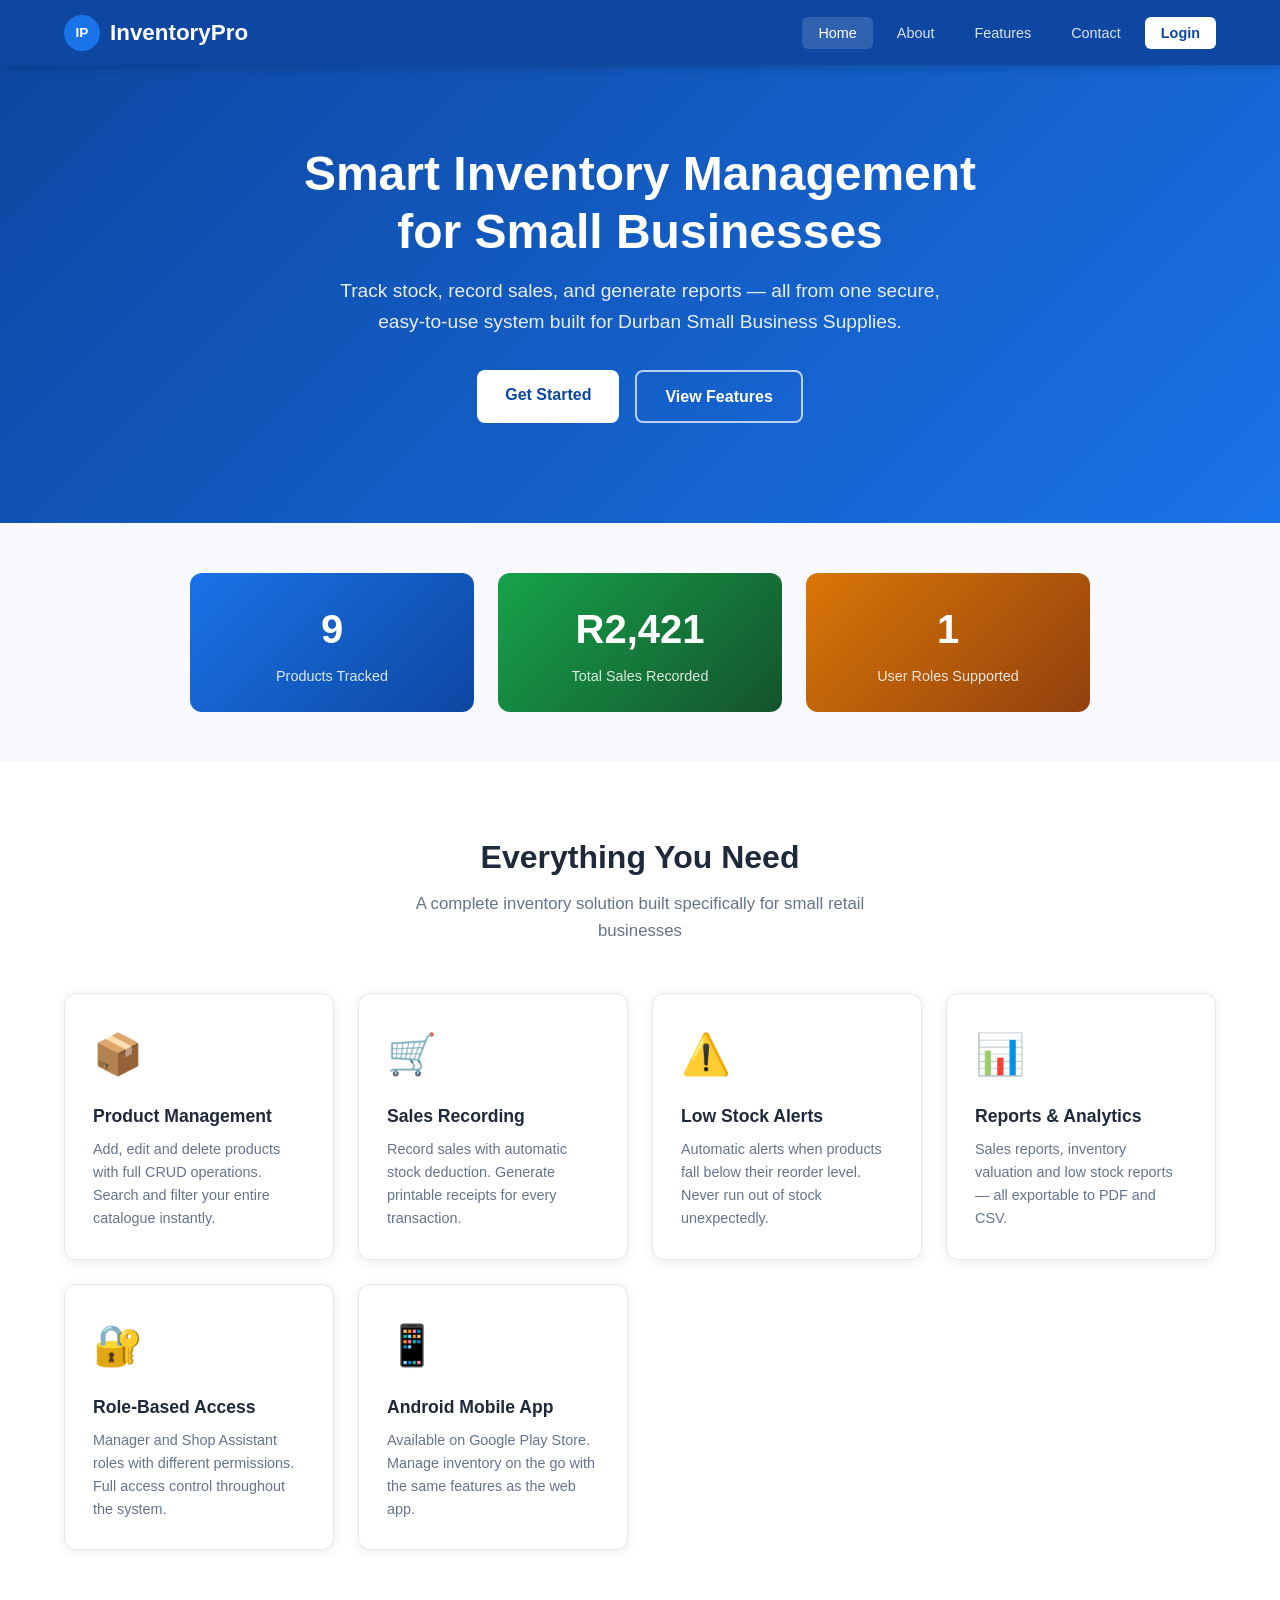
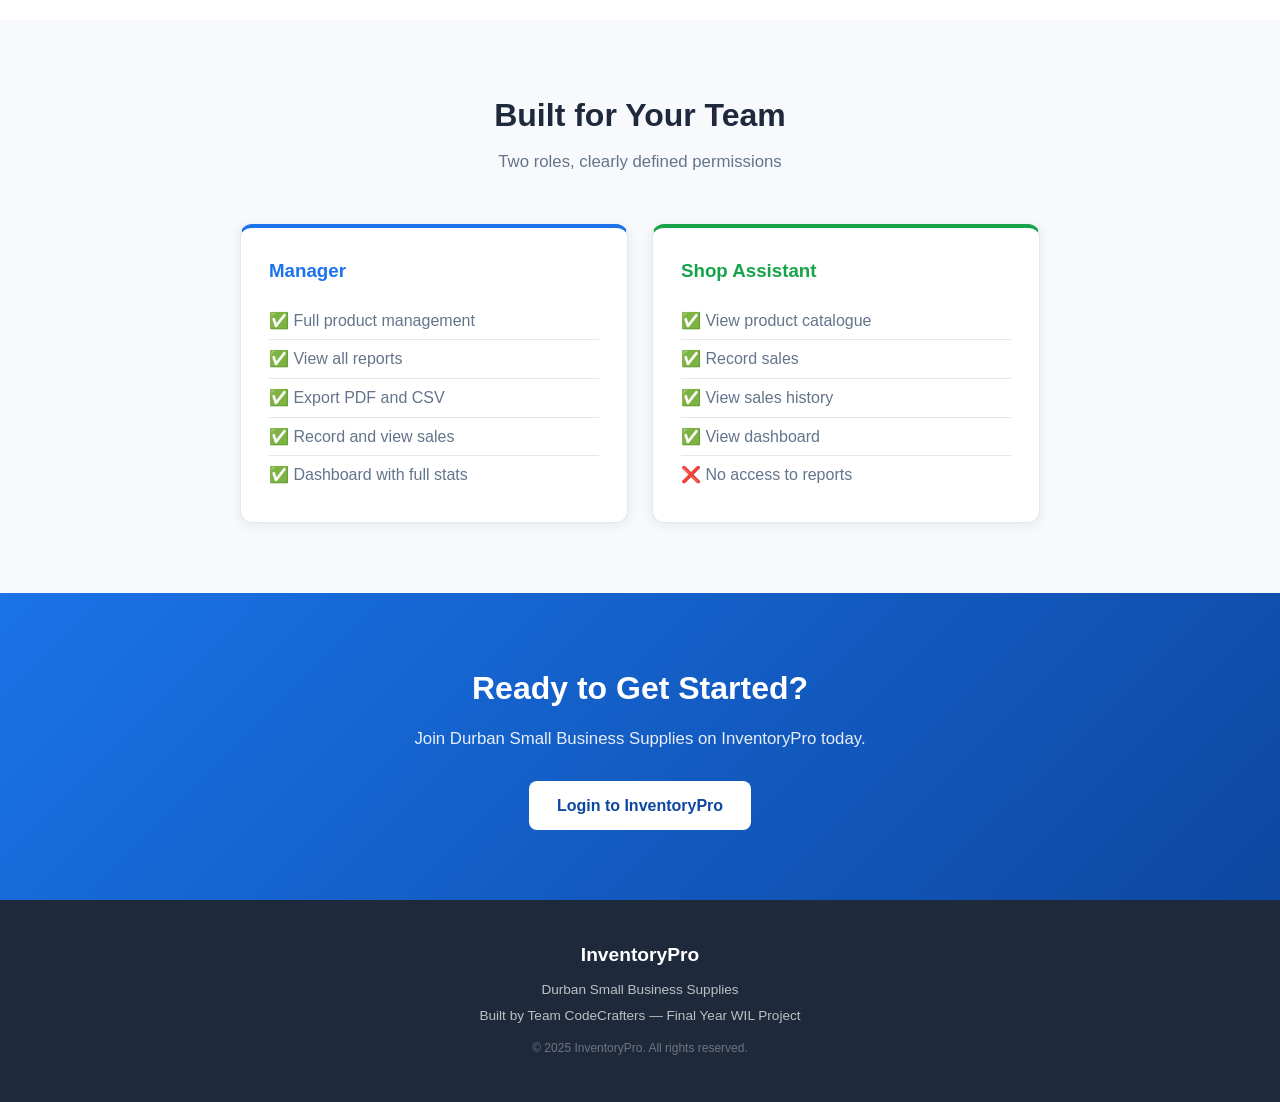
<file: docs/index.html>
﻿<!DOCTYPE html>
<html lang="en">
<head>
    <meta charset="UTF-8">
    <meta name="viewport" content="width=device-width, initial-scale=1.0">
    <title>InventoryPro — Smart Inventory Management</title>
    <link rel="stylesheet" href="css/style.css">
</head>
<body>

    <!-- Navigation -->
    <nav>
        <a href="index.html" class="nav-brand">
            <div class="logo-circle">IP</div>
            InventoryPro
        </a>
        <ul class="nav-links">
            <li><a href="index.html" class="active">Home</a></li>
            <li><a href="about.html">About</a></li>
            <li><a href="features.html">Features</a></li>
            <li><a href="contact.html">Contact</a></li>
            <li><a href="login.html" class="nav-cta">Login</a></li>
        </ul>
    </nav>

    <!-- Hero -->
    <section class="hero">
        <h1>Smart Inventory Management<br>for Small Businesses</h1>
        <p>
            Track stock, record sales, and generate reports — all from one secure,
            easy-to-use system built for Durban Small Business Supplies.
        </p>
        <div class="hero-buttons">
            <a href="login.html" class="btn btn-primary">Get Started</a>
            <a href="features.html" class="btn btn-outline">View Features</a>
        </div>
    </section>

    <!-- Stats -->
    <section style="background: var(--light); padding: 50px 5%;">
        <div class="grid-3" style="max-width: 900px; margin: 0 auto;">
            <div class="stat-card" style="background: linear-gradient(135deg,#1A73E8,#0D47A1);">
                <div class="stat-number" data-target="10">0</div>
                <div class="stat-label">Products Tracked</div>
            </div>
            <div class="stat-card" style="background: linear-gradient(135deg,#16A34A,#14532D);">
                <div class="stat-number" data-prefix="R" data-target="2580">0</div>
                <div class="stat-label">Total Sales Recorded</div>
            </div>
            <div class="stat-card" style="background: linear-gradient(135deg,#D97706,#92400E);">
                <div class="stat-number" data-target="2">0</div>
                <div class="stat-label">User Roles Supported</div>
            </div>
        </div>
    </section>

    <!-- Features overview -->
    <section>
        <div class="section-title">
            <h2>Everything You Need</h2>
            <p>A complete inventory solution built specifically for small retail businesses</p>
        </div>
        <div class="grid-3">
            <div class="card">
                <div class="feature-icon">📦</div>
                <div class="feature-title">Product Management</div>
                <div class="feature-desc">
                    Add, edit and delete products with full CRUD
                    operations. Search and filter your entire catalogue instantly.
                </div>
            </div>
            <div class="card">
                <div class="feature-icon">🛒</div>
                <div class="feature-title">Sales Recording</div>
                <div class="feature-desc">
                    Record sales with automatic stock deduction.
                    Generate printable receipts for every transaction.
                </div>
            </div>
            <div class="card">
                <div class="feature-icon">⚠️</div>
                <div class="feature-title">Low Stock Alerts</div>
                <div class="feature-desc">
                    Automatic alerts when products fall below their
                    reorder level. Never run out of stock unexpectedly.
                </div>
            </div>
            <div class="card">
                <div class="feature-icon">📊</div>
                <div class="feature-title">Reports & Analytics</div>
                <div class="feature-desc">
                    Sales reports, inventory valuation and low stock
                    reports — all exportable to PDF and CSV.
                </div>
            </div>
            <div class="card">
                <div class="feature-icon">🔐</div>
                <div class="feature-title">Role-Based Access</div>
                <div class="feature-desc">
                    Manager and Shop Assistant roles with different
                    permissions. Full access control throughout the system.
                </div>
            </div>
            <div class="card">
                <div class="feature-icon">📱</div>
                <div class="feature-title">Android Mobile App</div>
                <div class="feature-desc">
                    Available on Google Play Store. Manage inventory
                    on the go with the same features as the web app.
                </div>
            </div>
        </div>
    </section>

    <!-- Roles section -->
    <section style="background: var(--light);">
        <div class="section-title">
            <h2>Built for Your Team</h2>
            <p>Two roles, clearly defined permissions</p>
        </div>
        <div class="grid-2" style="max-width: 800px; margin: 0 auto;">
            <div class="card" style="border-top: 4px solid var(--primary);">
                <h3 style="color:var(--primary); margin-bottom:16px;">Manager</h3>
                <ul style="list-style:none; color:var(--gray);">
                    <li style="padding:6px 0; border-bottom:1px solid var(--border);">
                        ✅ Full product management
                    </li>
                    <li style="padding:6px 0; border-bottom:1px solid var(--border);">
                        ✅ View all reports
                    </li>
                    <li style="padding:6px 0; border-bottom:1px solid var(--border);">
                        ✅ Export PDF and CSV
                    </li>
                    <li style="padding:6px 0; border-bottom:1px solid var(--border);">
                        ✅ Record and view sales
                    </li>
                    <li style="padding:6px 0;">
                        ✅ Dashboard with full stats
                    </li>
                </ul>
            </div>
            <div class="card" style="border-top: 4px solid var(--success);">
                <h3 style="color:var(--success); margin-bottom:16px;">Shop Assistant</h3>
                <ul style="list-style:none; color:var(--gray);">
                    <li style="padding:6px 0; border-bottom:1px solid var(--border);">
                        ✅ View product catalogue
                    </li>
                    <li style="padding:6px 0; border-bottom:1px solid var(--border);">
                        ✅ Record sales
                    </li>
                    <li style="padding:6px 0; border-bottom:1px solid var(--border);">
                        ✅ View sales history
                    </li>
                    <li style="padding:6px 0; border-bottom:1px solid var(--border);">
                        ✅ View dashboard
                    </li>
                    <li style="padding:6px 0;">
                        ❌ No access to reports
                    </li>
                </ul>
            </div>
        </div>
    </section>

    <!-- CTA -->
    <section style="text-align:center; background:linear-gradient(135deg,#1A73E8,#0D47A1);
     color:white; padding:70px 5%;">
        <h2 style="font-size:2rem; margin-bottom:12px;">Ready to Get Started?</h2>
        <p style="opacity:0.9; margin-bottom:28px; font-size:1.05rem;">
            Join Durban Small Business Supplies on InventoryPro today.
        </p>
        <a href="login.html" class="btn btn-primary">Login to InventoryPro</a>
    </section>

    <!-- Footer -->
    <footer>
        <div class="footer-brand">InventoryPro</div>
        <p>Durban Small Business Supplies</p>
        <p>Built by Team CodeCrafters — Final Year WIL Project</p>
        <p style="margin-top:12px; font-size:0.75rem; opacity:0.5;">
            © 2025 InventoryPro. All rights reserved.
        </p>
    </footer>

    <script src="js/main.js"></script>
</body>
</html>
</file>
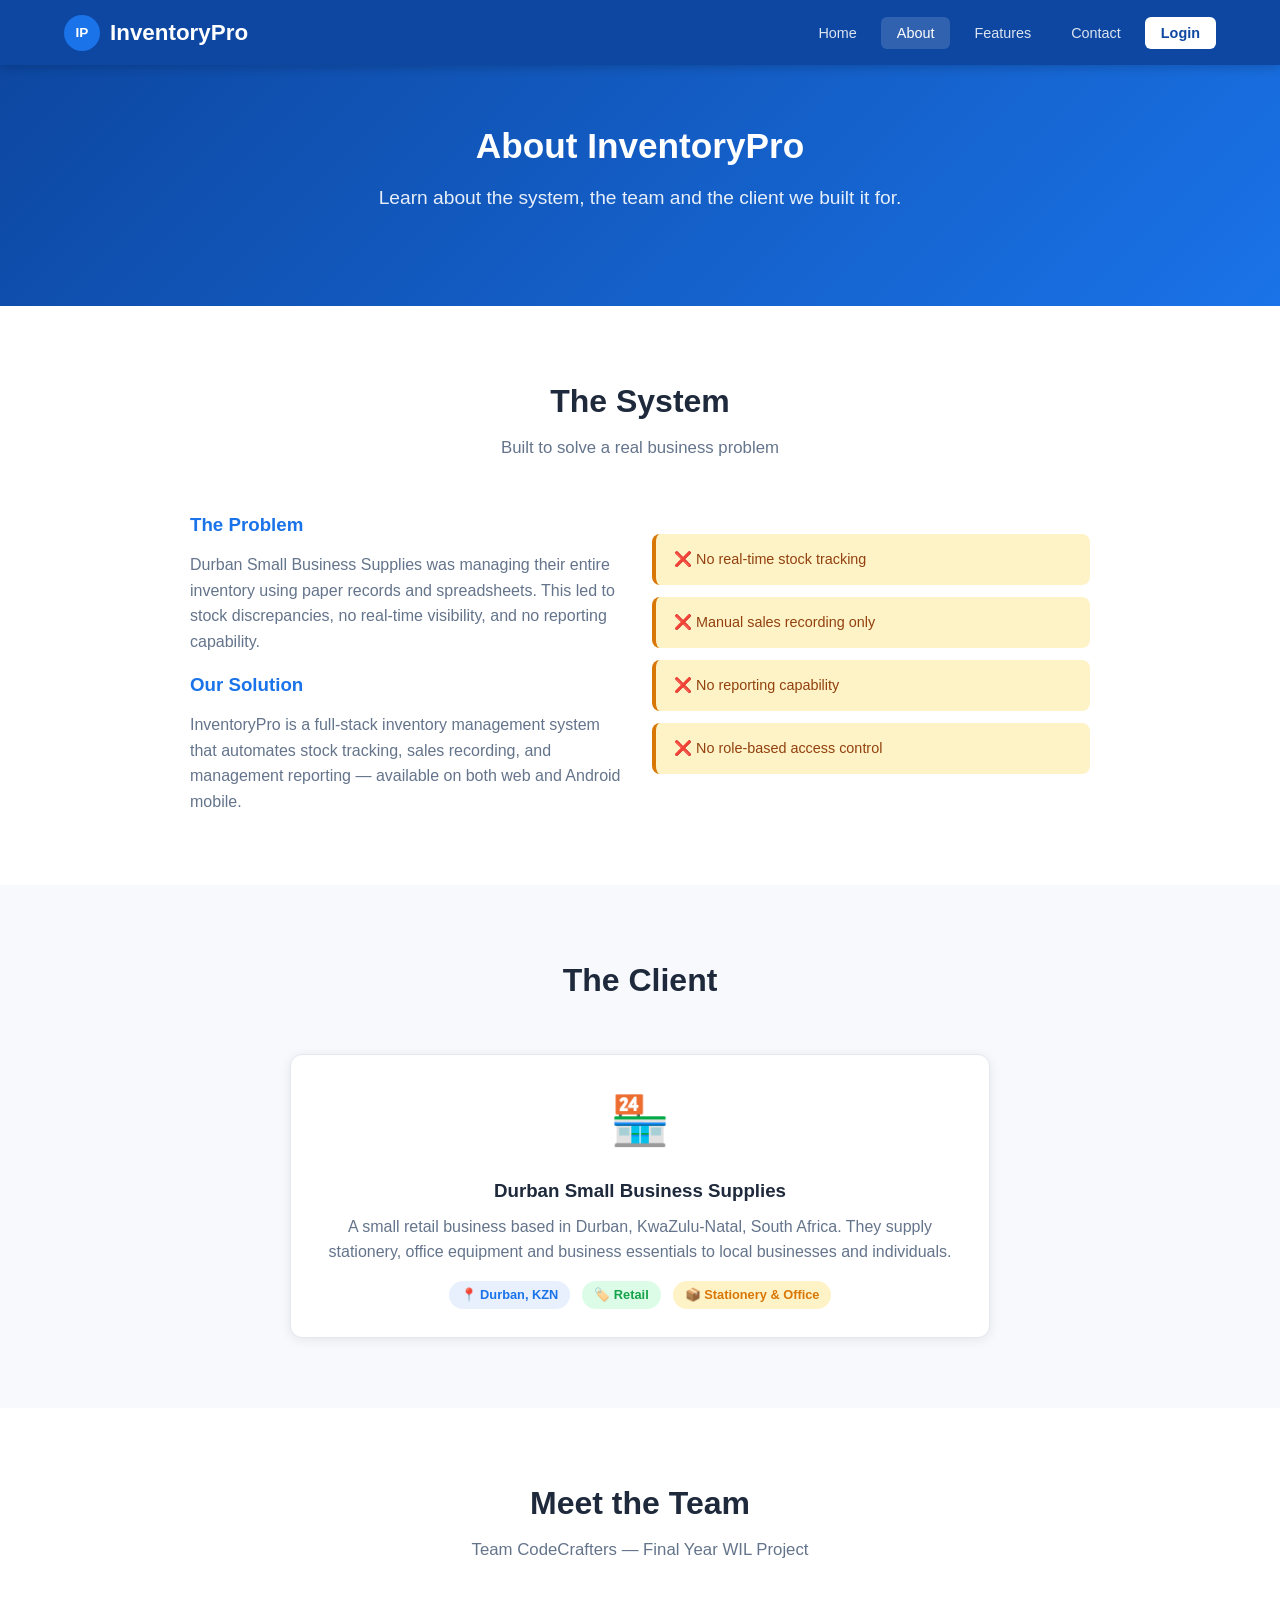
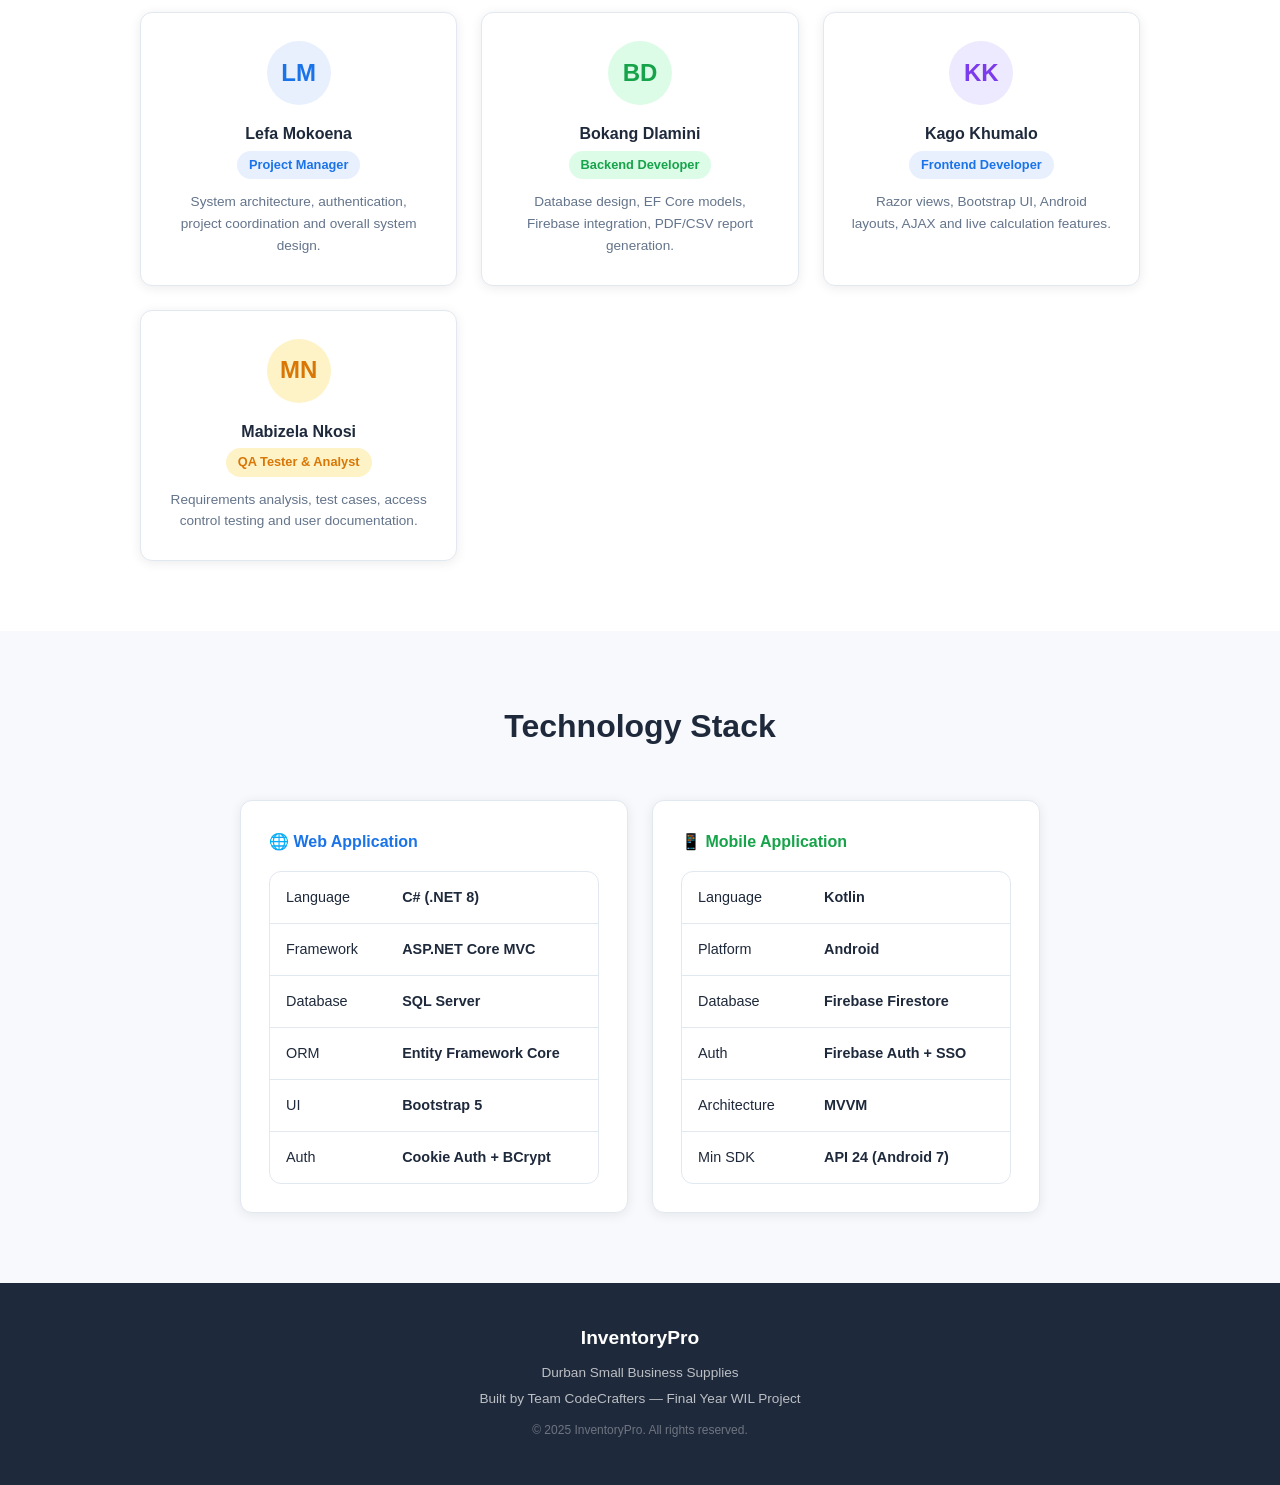
<file: docs/about.html>
﻿<!DOCTYPE html>
<html lang="en">
<head>
    <meta charset="UTF-8">
    <meta name="viewport" content="width=device-width, initial-scale=1.0">
    <title>About — InventoryPro</title>
    <link rel="stylesheet" href="css/style.css">
</head>
<body>

    <nav>
        <a href="index.html" class="nav-brand">
            <div class="logo-circle">IP</div>
            InventoryPro
        </a>
        <ul class="nav-links">
            <li><a href="index.html">Home</a></li>
            <li><a href="about.html" class="active">About</a></li>
            <li><a href="features.html">Features</a></li>
            <li><a href="contact.html">Contact</a></li>
            <li><a href="login.html" class="nav-cta">Login</a></li>
        </ul>
    </nav>

    <!-- Hero -->
    <section class="hero" style="padding: 60px 5%;">
        <h1 style="font-size:2.2rem;">About InventoryPro</h1>
        <p>Learn about the system, the team and the client we built it for.</p>
    </section>

    <!-- About the System -->
    <section>
        <div class="section-title">
            <h2>The System</h2>
            <p>Built to solve a real business problem</p>
        </div>
        <div class="grid-2" style="max-width:900px; margin:0 auto; align-items:center;">
            <div>
                <h3 style="margin-bottom:12px; color:var(--primary);">The Problem</h3>
                <p style="color:var(--gray); margin-bottom:16px;">
                    Durban Small Business Supplies was managing their entire inventory
                    using paper records and spreadsheets. This led to stock discrepancies,
                    no real-time visibility, and no reporting capability.
                </p>
                <h3 style="margin-bottom:12px; color:var(--primary);">Our Solution</h3>
                <p style="color:var(--gray);">
                    InventoryPro is a full-stack inventory management system that automates
                    stock tracking, sales recording, and management reporting — available
                    on both web and Android mobile.
                </p>
            </div>
            <div>
                <div class="alert alert-warning" style="margin-bottom:12px;">
                    ❌ No real-time stock tracking
                </div>
                <div class="alert alert-warning" style="margin-bottom:12px;">
                    ❌ Manual sales recording only
                </div>
                <div class="alert alert-warning" style="margin-bottom:12px;">
                    ❌ No reporting capability
                </div>
                <div class="alert alert-warning">
                    ❌ No role-based access control
                </div>
            </div>
        </div>
    </section>

    <!-- The Client -->
    <section style="background:var(--light);">
        <div class="section-title">
            <h2>The Client</h2>
        </div>
        <div class="card" style="max-width:700px; margin:0 auto; text-align:center;">
            <div style="font-size:3rem; margin-bottom:16px;">🏪</div>
            <h3 style="margin-bottom:8px;">Durban Small Business Supplies</h3>
            <p style="color:var(--gray); margin-bottom:16px;">
                A small retail business based in Durban, KwaZulu-Natal, South Africa.
                They supply stationery, office equipment and business essentials to
                local businesses and individuals.
            </p>
            <div style="display:flex; gap:12px; justify-content:center; flex-wrap:wrap;">
                <span class="badge badge-blue">📍 Durban, KZN</span>
                <span class="badge badge-green">🏷️ Retail</span>
                <span class="badge badge-yellow">📦 Stationery & Office</span>
            </div>
        </div>
    </section>

    <!-- The Team -->
    <section>
        <div class="section-title">
            <h2>Meet the Team</h2>
            <p>Team CodeCrafters — Final Year WIL Project</p>
        </div>
        <div class="grid-3" style="max-width:1000px; margin:0 auto;">
            <div class="card" style="text-align:center;">
                <div style="width:64px; height:64px; border-radius:50%; background:#E8F0FE;
                 display:flex; align-items:center; justify-content:center;
                 font-size:1.5rem; font-weight:700; color:var(--primary);
                 margin:0 auto 16px;">LM</div>
                <h4 style="margin-bottom:4px;">Lefa Mokoena</h4>
                <span class="badge badge-blue" style="margin-bottom:12px;">
                    Project Manager
                </span>
                <p style="color:var(--gray); font-size:0.85rem;">
                    System architecture, authentication, project coordination
                    and overall system design.
                </p>
            </div>
            <div class="card" style="text-align:center;">
                <div style="width:64px; height:64px; border-radius:50%; background:#DCFCE7;
                 display:flex; align-items:center; justify-content:center;
                 font-size:1.5rem; font-weight:700; color:var(--success);
                 margin:0 auto 16px;">BD</div>
                <h4 style="margin-bottom:4px;">Bokang Dlamini</h4>
                <span class="badge badge-green" style="margin-bottom:12px;">
                    Backend Developer
                </span>
                <p style="color:var(--gray); font-size:0.85rem;">
                    Database design, EF Core models, Firebase integration,
                    PDF/CSV report generation.
                </p>
            </div>
            <div class="card" style="text-align:center;">
                <div style="width:64px; height:64px; border-radius:50%; background:#EDE9FE;
                 display:flex; align-items:center; justify-content:center;
                 font-size:1.5rem; font-weight:700; color:#7C3AED;
                 margin:0 auto 16px;">KK</div>
                <h4 style="margin-bottom:4px;">Kago Khumalo</h4>
                <span class="badge badge-blue" style="margin-bottom:12px;">
                    Frontend Developer
                </span>
                <p style="color:var(--gray); font-size:0.85rem;">
                    Razor views, Bootstrap UI, Android layouts,
                    AJAX and live calculation features.
                </p>
            </div>
            <div class="card" style="text-align:center; grid-column: span 1;">
                <div style="width:64px; height:64px; border-radius:50%; background:#FEF3C7;
                 display:flex; align-items:center; justify-content:center;
                 font-size:1.5rem; font-weight:700; color:var(--warning);
                 margin:0 auto 16px;">MN</div>
                <h4 style="margin-bottom:4px;">Mabizela Nkosi</h4>
                <span class="badge badge-yellow" style="margin-bottom:12px;">
                    QA Tester & Analyst
                </span>
                <p style="color:var(--gray); font-size:0.85rem;">
                    Requirements analysis, test cases, access control testing
                    and user documentation.
                </p>
            </div>
        </div>
    </section>

    <!-- Tech Stack -->
    <section style="background:var(--light);">
        <div class="section-title">
            <h2>Technology Stack</h2>
        </div>
        <div class="grid-2" style="max-width:800px; margin:0 auto;">
            <div class="card">
                <h4 style="color:var(--primary); margin-bottom:16px;">
                    🌐 Web Application
                </h4>
                <div class="table-container">
                    <table>
                        <tr><td>Language</td><td><strong>C# (.NET 8)</strong></td></tr>
                        <tr><td>Framework</td><td><strong>ASP.NET Core MVC</strong></td></tr>
                        <tr><td>Database</td><td><strong>SQL Server</strong></td></tr>
                        <tr><td>ORM</td><td><strong>Entity Framework Core</strong></td></tr>
                        <tr><td>UI</td><td><strong>Bootstrap 5</strong></td></tr>
                        <tr><td>Auth</td><td><strong>Cookie Auth + BCrypt</strong></td></tr>
                    </table>
                </div>
            </div>
            <div class="card">
                <h4 style="color:var(--success); margin-bottom:16px;">
                    📱 Mobile Application
                </h4>
                <div class="table-container">
                    <table>
                        <tr><td>Language</td><td><strong>Kotlin</strong></td></tr>
                        <tr><td>Platform</td><td><strong>Android</strong></td></tr>
                        <tr><td>Database</td><td><strong>Firebase Firestore</strong></td></tr>
                        <tr><td>Auth</td><td><strong>Firebase Auth + SSO</strong></td></tr>
                        <tr><td>Architecture</td><td><strong>MVVM</strong></td></tr>
                        <tr><td>Min SDK</td><td><strong>API 24 (Android 7)</strong></td></tr>
                    </table>
                </div>
            </div>
        </div>
    </section>

    <footer>
        <div class="footer-brand">InventoryPro</div>
        <p>Durban Small Business Supplies</p>
        <p>Built by Team CodeCrafters — Final Year WIL Project</p>
        <p style="margin-top:12px; font-size:0.75rem; opacity:0.5;">
            © 2025 InventoryPro. All rights reserved.
        </p>
    </footer>

    <script src="js/main.js"></script>
</body>
</html>
</file>
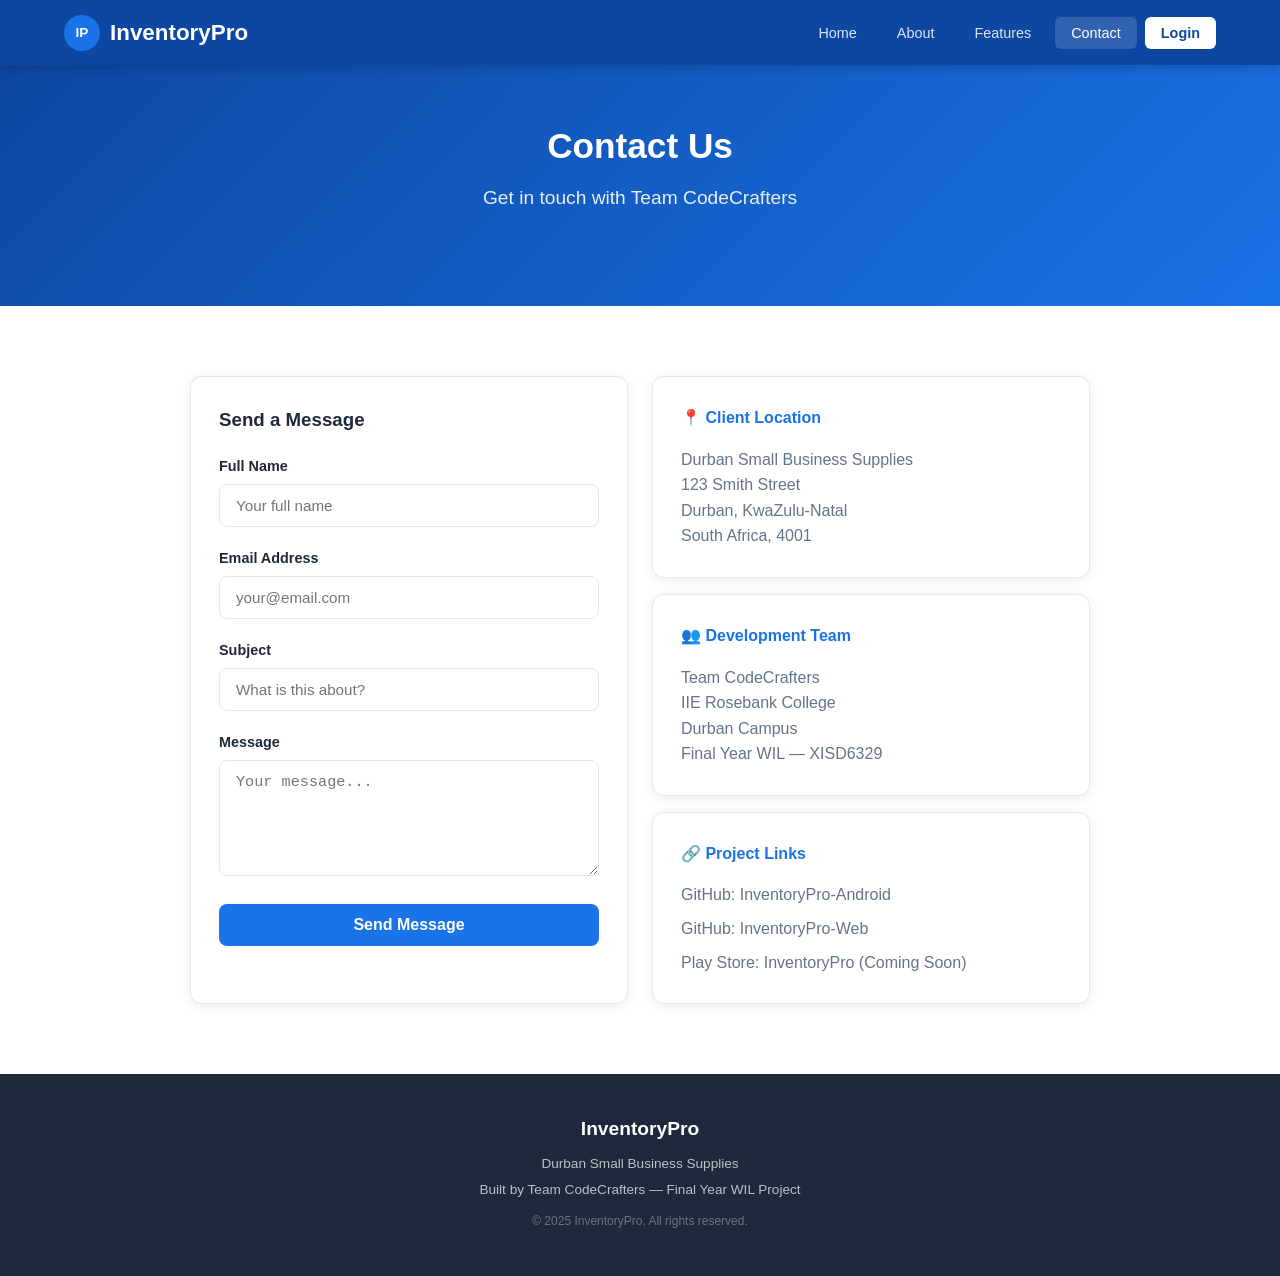
<file: docs/contact.html>
﻿<!DOCTYPE html>
<html lang="en">
<head>
    <meta charset="UTF-8">
    <meta name="viewport" content="width=device-width, initial-scale=1.0">
    <title>Contact — InventoryPro</title>
    <link rel="stylesheet" href="css/style.css">
</head>
<body>

    <nav>
        <a href="index.html" class="nav-brand">
            <div class="logo-circle">IP</div>
            InventoryPro
        </a>
        <ul class="nav-links">
            <li><a href="index.html">Home</a></li>
            <li><a href="about.html">About</a></li>
            <li><a href="features.html">Features</a></li>
            <li><a href="contact.html" class="active">Contact</a></li>
            <li><a href="login.html" class="nav-cta">Login</a></li>
        </ul>
    </nav>

    <section class="hero" style="padding:60px 5%;">
        <h1 style="font-size:2.2rem;">Contact Us</h1>
        <p>Get in touch with Team CodeCrafters</p>
    </section>

    <section>
        <div class="grid-2" style="max-width:900px; margin:0 auto;">

            <!-- Contact Form -->
            <div class="card">
                <h3 style="margin-bottom:20px;">Send a Message</h3>
                <form id="contactForm">
                    <div class="form-group">
                        <label for="name">Full Name</label>
                        <input type="text" id="name" class="form-control"
                               placeholder="Your full name" required>
                    </div>
                    <div class="form-group">
                        <label for="contactEmail">Email Address</label>
                        <input type="email" id="contactEmail" class="form-control"
                               placeholder="your@email.com" required>
                    </div>
                    <div class="form-group">
                        <label for="subject">Subject</label>
                        <input type="text" id="subject" class="form-control"
                               placeholder="What is this about?">
                    </div>
                    <div class="form-group">
                        <label for="message">Message</label>
                        <textarea id="message" class="form-control" rows="5"
                                  placeholder="Your message..." required
                                  style="resize:vertical;"></textarea>
                    </div>
                    <button type="submit" class="btn btn-blue" style="width:100%;">
                        Send Message
                    </button>
                </form>
            </div>

            <!-- Contact Info -->
            <div>
                <div class="card" style="margin-bottom:16px;">
                    <h4 style="margin-bottom:16px; color:var(--primary);">
                        📍 Client Location
                    </h4>
                    <p style="color:var(--gray);">
                        Durban Small Business Supplies<br>
                        123 Smith Street<br>
                        Durban, KwaZulu-Natal<br>
                        South Africa, 4001
                    </p>
                </div>
                <div class="card" style="margin-bottom:16px;">
                    <h4 style="margin-bottom:16px; color:var(--primary);">
                        👥 Development Team
                    </h4>
                    <p style="color:var(--gray);">
                        Team CodeCrafters<br>
                        IIE Rosebank College<br>
                        Durban Campus<br>
                        Final Year WIL — XISD6329
                    </p>
                </div>
                <div class="card">
                    <h4 style="margin-bottom:16px; color:var(--primary);">
                        🔗 Project Links
                    </h4>
                    <p style="color:var(--gray); margin-bottom:8px;">
                        GitHub: InventoryPro-Android
                    </p>
                    <p style="color:var(--gray); margin-bottom:8px;">
                        GitHub: InventoryPro-Web
                    </p>
                    <p style="color:var(--gray);">
                        Play Store: InventoryPro (Coming Soon)
                    </p>
                </div>
            </div>

        </div>
    </section>

    <footer>
        <div class="footer-brand">InventoryPro</div>
        <p>Durban Small Business Supplies</p>
        <p>Built by Team CodeCrafters — Final Year WIL Project</p>
        <p style="margin-top:12px; font-size:0.75rem; opacity:0.5;">
            © 2025 InventoryPro. All rights reserved.
        </p>
    </footer>

    <script src="js/main.js"></script>
</body>
</html>
</file>
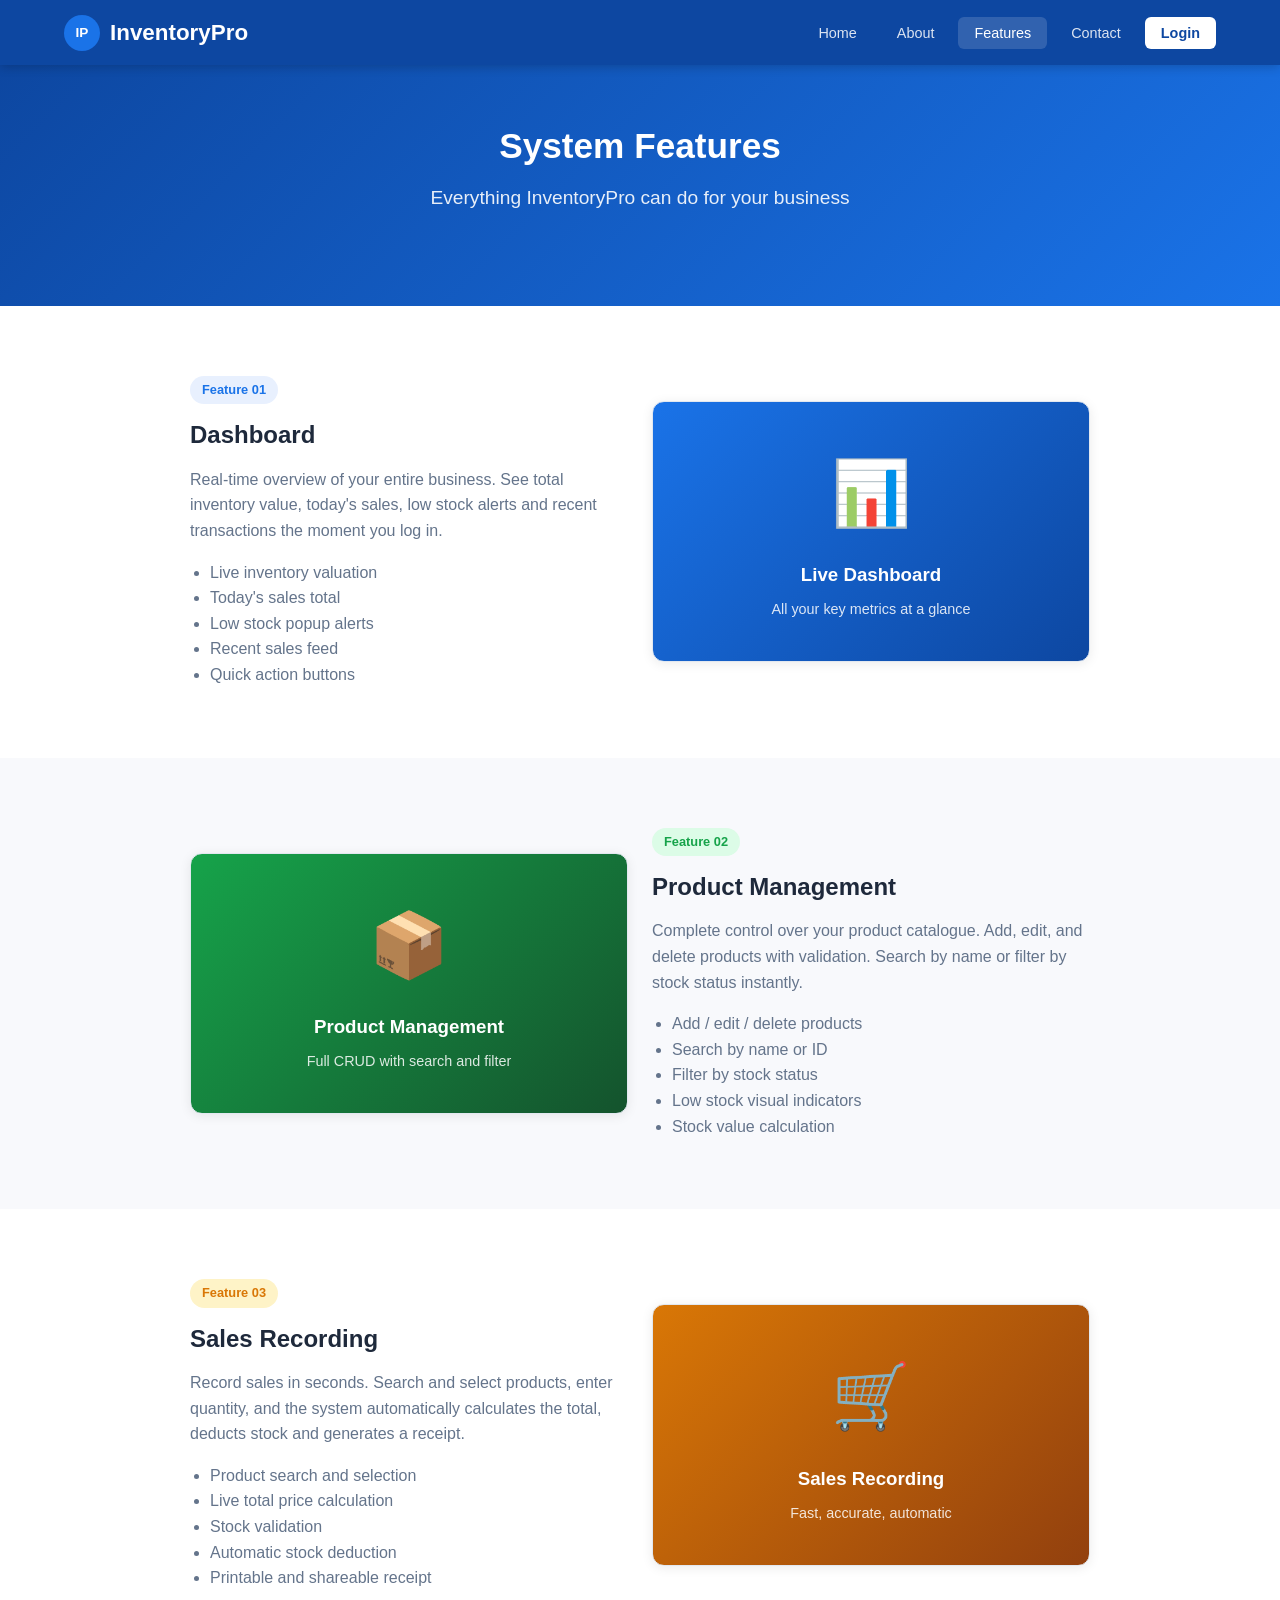
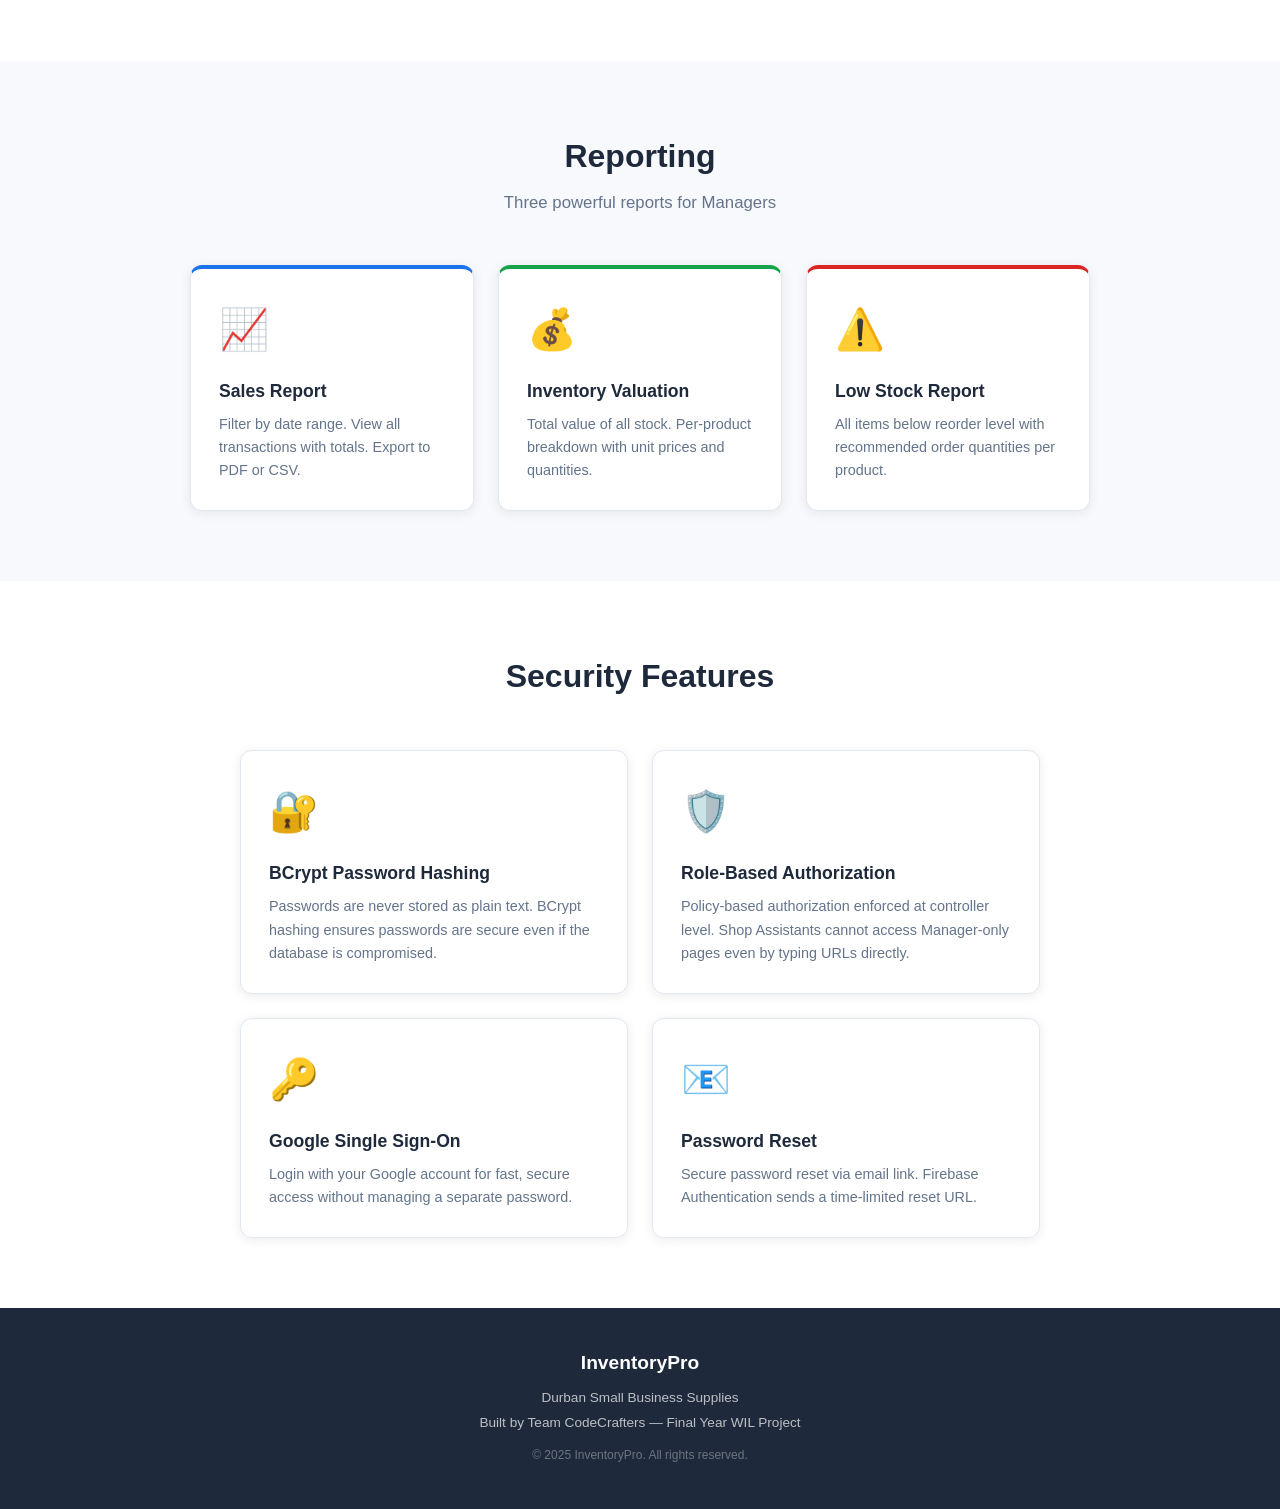
<file: docs/features.html>
﻿<!DOCTYPE html>
<html lang="en">
<head>
    <meta charset="UTF-8">
    <meta name="viewport" content="width=device-width, initial-scale=1.0">
    <title>Features — InventoryPro</title>
    <link rel="stylesheet" href="css/style.css">
</head>
<body>

    <nav>
        <a href="index.html" class="nav-brand">
            <div class="logo-circle">IP</div>
            InventoryPro
        </a>
        <ul class="nav-links">
            <li><a href="index.html">Home</a></li>
            <li><a href="about.html">About</a></li>
            <li><a href="features.html" class="active">Features</a></li>
            <li><a href="contact.html">Contact</a></li>
            <li><a href="login.html" class="nav-cta">Login</a></li>
        </ul>
    </nav>

    <section class="hero" style="padding:60px 5%;">
        <h1 style="font-size:2.2rem;">System Features</h1>
        <p>Everything InventoryPro can do for your business</p>
    </section>

    <!-- Feature 1: Dashboard -->
    <section>
        <div class="grid-2" style="max-width:900px; margin:0 auto; align-items:center;">
            <div>
                <span class="badge badge-blue" style="margin-bottom:12px;">Feature 01</span>
                <h2 style="margin-bottom:12px;">Dashboard</h2>
                <p style="color:var(--gray); margin-bottom:16px;">
                    Real-time overview of your entire business. See total inventory
                    value, today's sales, low stock alerts and recent transactions
                    the moment you log in.
                </p>
                <ul style="color:var(--gray); padding-left:20px;">
                    <li>Live inventory valuation</li>
                    <li>Today's sales total</li>
                    <li>Low stock popup alerts</li>
                    <li>Recent sales feed</li>
                    <li>Quick action buttons</li>
                </ul>
            </div>
            <div class="card" style="background:linear-gradient(135deg,#1A73E8,#0D47A1);
             color:white; text-align:center; padding:40px;">
                <div style="font-size:4rem; margin-bottom:16px;">📊</div>
                <h3>Live Dashboard</h3>
                <p style="opacity:0.85; font-size:0.9rem; margin-top:8px;">
                    All your key metrics at a glance
                </p>
            </div>
        </div>
    </section>

    <!-- Feature 2: Products -->
    <section style="background:var(--light);">
        <div class="grid-2" style="max-width:900px; margin:0 auto; align-items:center;">
            <div class="card" style="background:linear-gradient(135deg,#16A34A,#14532D);
             color:white; text-align:center; padding:40px;">
                <div style="font-size:4rem; margin-bottom:16px;">📦</div>
                <h3>Product Management</h3>
                <p style="opacity:0.85; font-size:0.9rem; margin-top:8px;">
                    Full CRUD with search and filter
                </p>
            </div>
            <div>
                <span class="badge badge-green" style="margin-bottom:12px;">Feature 02</span>
                <h2 style="margin-bottom:12px;">Product Management</h2>
                <p style="color:var(--gray); margin-bottom:16px;">
                    Complete control over your product catalogue. Add, edit,
                    and delete products with validation. Search by name or
                    filter by stock status instantly.
                </p>
                <ul style="color:var(--gray); padding-left:20px;">
                    <li>Add / edit / delete products</li>
                    <li>Search by name or ID</li>
                    <li>Filter by stock status</li>
                    <li>Low stock visual indicators</li>
                    <li>Stock value calculation</li>
                </ul>
            </div>
        </div>
    </section>

    <!-- Feature 3: Sales -->
    <section>
        <div class="grid-2" style="max-width:900px; margin:0 auto; align-items:center;">
            <div>
                <span class="badge badge-yellow" style="margin-bottom:12px;">Feature 03</span>
                <h2 style="margin-bottom:12px;">Sales Recording</h2>
                <p style="color:var(--gray); margin-bottom:16px;">
                    Record sales in seconds. Search and select products,
                    enter quantity, and the system automatically calculates
                    the total, deducts stock and generates a receipt.
                </p>
                <ul style="color:var(--gray); padding-left:20px;">
                    <li>Product search and selection</li>
                    <li>Live total price calculation</li>
                    <li>Stock validation</li>
                    <li>Automatic stock deduction</li>
                    <li>Printable and shareable receipt</li>
                </ul>
            </div>
            <div class="card" style="background:linear-gradient(135deg,#D97706,#92400E);
             color:white; text-align:center; padding:40px;">
                <div style="font-size:4rem; margin-bottom:16px;">🛒</div>
                <h3>Sales Recording</h3>
                <p style="opacity:0.85; font-size:0.9rem; margin-top:8px;">
                    Fast, accurate, automatic
                </p>
            </div>
        </div>
    </section>

    <!-- Feature 4: Reports -->
    <section style="background:var(--light);">
        <div class="section-title">
            <h2>Reporting</h2>
            <p>Three powerful reports for Managers</p>
        </div>
        <div class="grid-3" style="max-width:900px; margin:0 auto;">
            <div class="card" style="border-top:4px solid var(--primary);">
                <div class="feature-icon">📈</div>
                <div class="feature-title">Sales Report</div>
                <div class="feature-desc">
                    Filter by date range. View all
                    transactions with totals. Export to PDF or CSV.
                </div>
            </div>
            <div class="card" style="border-top:4px solid var(--success);">
                <div class="feature-icon">💰</div>
                <div class="feature-title">Inventory Valuation</div>
                <div class="feature-desc">
                    Total value of all stock.
                    Per-product breakdown with unit prices and quantities.
                </div>
            </div>
            <div class="card" style="border-top:4px solid var(--danger);">
                <div class="feature-icon">⚠️</div>
                <div class="feature-title">Low Stock Report</div>
                <div class="feature-desc">
                    All items below reorder level
                    with recommended order quantities per product.
                </div>
            </div>
        </div>
    </section>

    <!-- Feature 5: Security -->
    <section>
        <div class="section-title">
            <h2>Security Features</h2>
        </div>
        <div class="grid-2" style="max-width:800px; margin:0 auto;">
            <div class="card">
                <div class="feature-icon">🔐</div>
                <div class="feature-title">BCrypt Password Hashing</div>
                <div class="feature-desc">
                    Passwords are never stored as plain text.
                    BCrypt hashing ensures passwords are secure even if the
                    database is compromised.
                </div>
            </div>
            <div class="card">
                <div class="feature-icon">🛡️</div>
                <div class="feature-title">Role-Based Authorization</div>
                <div class="feature-desc">
                    Policy-based authorization enforced at
                    controller level. Shop Assistants cannot access Manager-only
                    pages even by typing URLs directly.
                </div>
            </div>
            <div class="card">
                <div class="feature-icon">🔑</div>
                <div class="feature-title">Google Single Sign-On</div>
                <div class="feature-desc">
                    Login with your Google account for
                    fast, secure access without managing a separate password.
                </div>
            </div>
            <div class="card">
                <div class="feature-icon">📧</div>
                <div class="feature-title">Password Reset</div>
                <div class="feature-desc">
                    Secure password reset via email link.
                    Firebase Authentication sends a time-limited reset URL.
                </div>
            </div>
        </div>
    </section>

    <footer>
        <div class="footer-brand">InventoryPro</div>
        <p>Durban Small Business Supplies</p>
        <p>Built by Team CodeCrafters — Final Year WIL Project</p>
        <p style="margin-top:12px; font-size:0.75rem; opacity:0.5;">
            © 2025 InventoryPro. All rights reserved.
        </p>
    </footer>

    <script src="js/main.js"></script>
</body>
</html>
</file>
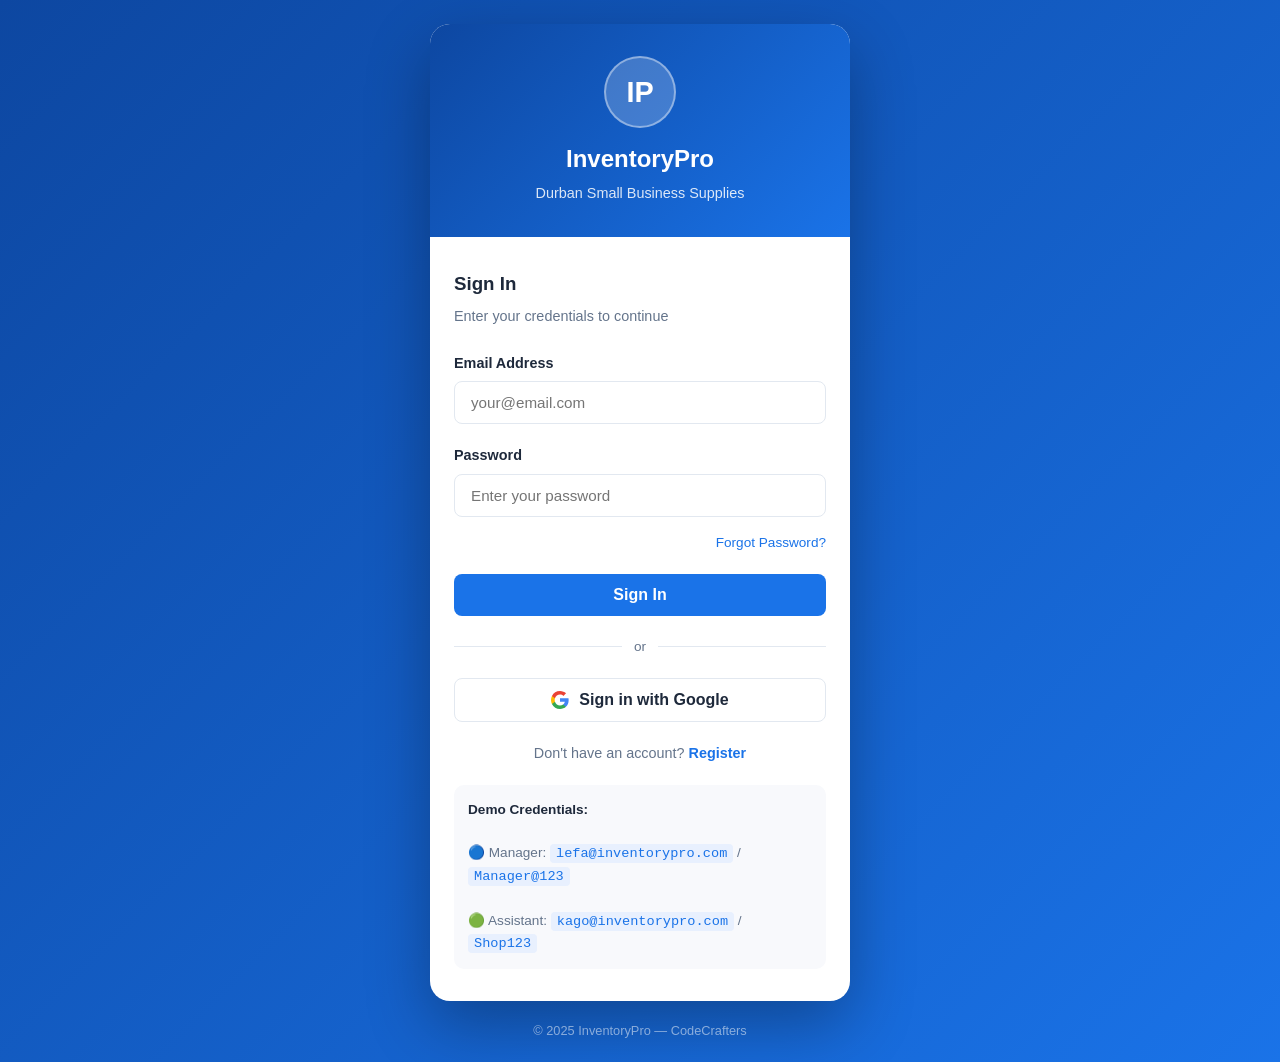
<file: docs/login.html>
﻿<!DOCTYPE html>
<html lang="en">
<head>
    <meta charset="UTF-8">
    <meta name="viewport" content="width=device-width, initial-scale=1.0">
    <title>Login — InventoryPro</title>
    <link rel="stylesheet" href="css/style.css">
    <style>
        body {
            background: linear-gradient(135deg,#0D47A1,#1A73E8);
            min-height: 100vh;
            display: flex;
            flex-direction: column;
            align-items: center;
            justify-content: center;
            padding: 24px;
        }

        .login-card {
            background: white;
            border-radius: 20px;
            width: 100%;
            max-width: 420px;
            overflow: hidden;
            box-shadow: 0 24px 64px rgba(0,0,0,0.3);
        }

        .login-header {
            background: linear-gradient(135deg,#0D47A1,#1A73E8);
            padding: 32px 24px;
            text-align: center;
            color: white;
        }

        .login-body {
            padding: 32px 24px;
        }

        .logo-big {
            width: 72px;
            height: 72px;
            border-radius: 50%;
            background: rgba(255,255,255,0.2);
            display: flex;
            align-items: center;
            justify-content: center;
            font-size: 1.8rem;
            font-weight: 700;
            margin: 0 auto 12px;
            border: 2px solid rgba(255,255,255,0.4);
        }

        .demo-box {
            background: #F8F9FC;
            border-radius: 10px;
            padding: 14px;
            margin-top: 20px;
            font-size: 0.85rem;
            color: var(--gray);
        }

            .demo-box strong {
                color: var(--dark);
            }

        code {
            background: #E8F0FE;
            color: var(--primary);
            padding: 2px 6px;
            border-radius: 4px;
            font-size: 0.85rem;
        }
    </style>
</head>
<body>

    <div class="login-card">

        <!-- Header -->
        <div class="login-header">
            <div class="logo-big">IP</div>
            <h2 style="margin-bottom:4px;">InventoryPro</h2>
            <p style="opacity:0.85; font-size:0.9rem;">
                Durban Small Business Supplies
            </p>
        </div>

        <!-- Form -->
        <div class="login-body">
            <h3 style="margin-bottom:6px;">Sign In</h3>
            <p style="color:var(--gray); font-size:0.9rem; margin-bottom:24px;">
                Enter your credentials to continue
            </p>

            <!-- Error alert -->
            <div id="loginError" class="alert alert-warning"
                 style="display:none; margin-bottom:16px;"></div>

            <form id="loginForm">
                <div class="form-group">
                    <label for="email">Email Address</label>
                    <input type="email" id="email" class="form-control"
                           placeholder="your@email.com" autocomplete="email">
                </div>
                <div class="form-group">
                    <label for="password">Password</label>
                    <input type="password" id="password" class="form-control"
                           placeholder="Enter your password"
                           autocomplete="current-password">
                </div>
                <div style="text-align:right; margin-top:-8px; margin-bottom:20px;">
                    <a href="#" style="color:var(--primary); font-size:0.85rem;
                   text-decoration:none;">Forgot Password?</a>
                </div>
                <button type="submit" class="btn btn-blue" style="width:100%;">
                    Sign In
                </button>
            </form>

            <!-- Divider -->
            <div style="display:flex; align-items:center; gap:12px; margin:20px 0;">
                <div style="flex:1; height:1px; background:var(--border);"></div>
                <span style="color:var(--gray); font-size:0.85rem;">or</span>
                <div style="flex:1; height:1px; background:var(--border);"></div>
            </div>

            <!-- Google -->
            <button class="btn" style="width:100%; background:white; border:1.5px solid
                var(--border); color:var(--dark); display:flex; align-items:center;
                justify-content:center; gap:10px;"
                    onclick="alert('Google Sign-In available on the Android app')">
                <svg width="18" height="18" viewBox="0 0 18 18">
                    <path fill="#4285F4"
                          d="M17.64 9.2c0-.637-.057-1.251-.164-1.84H9v3.481h4.844c-.209
                      1.125-.843 2.078-1.796 2.716v2.259h2.908c1.702-1.567
                      2.684-3.875 2.684-6.615z" />
                    <path fill="#34A853"
                          d="M9 18c2.43 0 4.467-.806 5.956-2.184l-2.908-2.259c-.806.54-1.837.86-3.048.86-2.344
                      0-4.328-1.584-5.036-3.711H.957v2.332A8.997 8.997 0 0 0 9 18z" />
                    <path fill="#FBBC05"
                          d="M3.964 10.712A5.41 5.41 0 0 1 3.682 9c0-.593.102-1.17.282-1.712V4.956H.957A8.996
                      8.996 0 0 0 0 9c0 1.452.348 2.827.957 4.044l3.007-2.332z" />
                    <path fill="#EA4335"
                          d="M9 3.58c1.321 0 2.508.454 3.44 1.345l2.582-2.58C13.463.891
                      11.426 0 9 0A8.997 8.997 0 0 0 .957 4.956L3.964 7.288C4.672
                      5.163 6.656 3.58 9 3.58z" />
                </svg>
                Sign in with Google
            </button>

            <!-- Register link -->
            <p style="text-align:center; margin-top:20px; font-size:0.9rem;
                  color:var(--gray);">
                Don't have an account?
                <a href="#" style="color:var(--primary); font-weight:600;
               text-decoration:none;">Register</a>
            </p>

            <!-- Demo credentials -->
            <div class="demo-box">
                <strong>Demo Credentials:</strong><br><br>
                🔵 Manager: <code>lefa@inventorypro.com</code>
                / <code>Manager@123</code><br><br>
                🟢 Assistant: <code>kago@inventorypro.com</code>
                / <code>Shop123</code>
            </div>
        </div>

    </div>

    <p style="color:rgba(255,255,255,0.5); font-size:0.8rem; margin-top:20px;">
        © 2025 InventoryPro — CodeCrafters
    </p>

    <script src="js/main.js"></script>
</body>
</html>
</file>
<file: docs/css/style.css>
﻿/* ── InventoryPro Website Global Styles ── */
:root {
    --primary: #1A73E8;
    --primary-dark: #0D47A1;
    --success: #16A34A;
    --danger: #DC2626;
    --warning: #D97706;
    --dark: #1E293B;
    --gray: #64748B;
    --light: #F8F9FC;
    --white: #FFFFFF;
    --border: #E2E8F0;
}

* {
    margin: 0;
    padding: 0;
    box-sizing: border-box;
}

body {
    font-family: 'Segoe UI', Tahoma, Geneva, Verdana, sans-serif;
    color: var(--dark);
    background: var(--white);
    line-height: 1.6;
}

/* ── Navigation ── */
nav {
    background: var(--primary-dark);
    padding: 0 5%;
    display: flex;
    align-items: center;
    justify-content: space-between;
    height: 65px;
    position: sticky;
    top: 0;
    z-index: 100;
    box-shadow: 0 2px 10px rgba(0,0,0,0.2);
}

.nav-brand {
    color: var(--white);
    font-size: 1.4rem;
    font-weight: 700;
    text-decoration: none;
    display: flex;
    align-items: center;
    gap: 10px;
}

    .nav-brand .logo-circle {
        background: var(--primary);
        color: white;
        width: 36px;
        height: 36px;
        border-radius: 50%;
        display: flex;
        align-items: center;
        justify-content: center;
        font-size: 0.85rem;
        font-weight: 700;
    }

.nav-links {
    display: flex;
    list-style: none;
    gap: 8px;
}

    .nav-links a {
        color: rgba(255,255,255,0.85);
        text-decoration: none;
        padding: 8px 16px;
        border-radius: 6px;
        font-size: 0.9rem;
        transition: all 0.2s;
    }

        .nav-links a:hover,
        .nav-links a.active {
            background: rgba(255,255,255,0.15);
            color: var(--white);
        }

.nav-cta {
    background: var(--white) !important;
    color: var(--primary-dark) !important;
    font-weight: 600 !important;
}

    .nav-cta:hover {
        background: #f0f4ff !important;
    }

/* ── Hero Section ── */
.hero {
    background: linear-gradient(135deg, var(--primary-dark) 0%, var(--primary) 100%);
    color: var(--white);
    padding: 80px 5% 100px;
    text-align: center;
}

    .hero h1 {
        font-size: 3rem;
        font-weight: 700;
        margin-bottom: 16px;
        line-height: 1.2;
    }

    .hero p {
        font-size: 1.2rem;
        opacity: 0.9;
        max-width: 600px;
        margin: 0 auto 32px;
    }

.hero-buttons {
    display: flex;
    gap: 16px;
    justify-content: center;
    flex-wrap: wrap;
}

/* ── Buttons ── */
.btn {
    padding: 12px 28px;
    border-radius: 8px;
    font-size: 1rem;
    font-weight: 600;
    text-decoration: none;
    display: inline-block;
    transition: all 0.2s;
    cursor: pointer;
    border: none;
}

.btn-primary {
    background: var(--white);
    color: var(--primary-dark);
}

    .btn-primary:hover {
        background: #f0f4ff;
        transform: translateY(-2px);
    }

.btn-outline {
    background: transparent;
    color: var(--white);
    border: 2px solid rgba(255,255,255,0.7);
}

    .btn-outline:hover {
        background: rgba(255,255,255,0.1);
        border-color: var(--white);
    }

.btn-blue {
    background: var(--primary);
    color: var(--white);
}

    .btn-blue:hover {
        background: var(--primary-dark);
        transform: translateY(-2px);
    }

/* ── Sections ── */
section {
    padding: 70px 5%;
}

.section-title {
    text-align: center;
    margin-bottom: 48px;
}

    .section-title h2 {
        font-size: 2rem;
        font-weight: 700;
        color: var(--dark);
        margin-bottom: 8px;
    }

    .section-title p {
        color: var(--gray);
        font-size: 1.05rem;
        max-width: 500px;
        margin: 0 auto;
    }

/* ── Cards ── */
.card {
    background: var(--white);
    border-radius: 12px;
    padding: 28px;
    box-shadow: 0 2px 12px rgba(0,0,0,0.08);
    border: 1px solid var(--border);
    transition: transform 0.2s, box-shadow 0.2s;
}

    .card:hover {
        transform: translateY(-4px);
        box-shadow: 0 8px 24px rgba(0,0,0,0.12);
    }

/* ── Grid ── */
.grid-3 {
    display: grid;
    grid-template-columns: repeat(auto-fit, minmax(260px, 1fr));
    gap: 24px;
}

.grid-2 {
    display: grid;
    grid-template-columns: repeat(auto-fit, minmax(300px, 1fr));
    gap: 24px;
}

/* ── Stat Cards ── */
.stat-card {
    border-radius: 12px;
    padding: 24px;
    color: var(--white);
    text-align: center;
}

    .stat-card .stat-number {
        font-size: 2.5rem;
        font-weight: 700;
        margin-bottom: 4px;
    }

    .stat-card .stat-label {
        font-size: 0.9rem;
        opacity: 0.85;
    }

/* ── Feature icon ── */
.feature-icon {
    font-size: 2.5rem;
    margin-bottom: 16px;
}

.feature-title {
    font-size: 1.1rem;
    font-weight: 700;
    margin-bottom: 8px;
    color: var(--dark);
}

.feature-desc {
    color: var(--gray);
    font-size: 0.9rem;
    line-height: 1.6;
}

/* ── Badge ── */
.badge {
    display: inline-block;
    padding: 4px 12px;
    border-radius: 20px;
    font-size: 0.8rem;
    font-weight: 600;
}

.badge-blue {
    background: #E8F0FE;
    color: var(--primary);
}

.badge-green {
    background: #DCFCE7;
    color: var(--success);
}

.badge-red {
    background: #FEE2E2;
    color: var(--danger);
}

.badge-yellow {
    background: #FEF3C7;
    color: var(--warning);
}

/* ── Table ── */
.table-container {
    overflow-x: auto;
    border-radius: 12px;
    border: 1px solid var(--border);
}

table {
    width: 100%;
    border-collapse: collapse;
}

th {
    background: var(--light);
    padding: 12px 16px;
    text-align: left;
    font-size: 0.8rem;
    font-weight: 600;
    color: var(--gray);
    text-transform: uppercase;
    letter-spacing: 0.05em;
}

td {
    padding: 14px 16px;
    border-bottom: 1px solid var(--border);
    font-size: 0.9rem;
}

tr:last-child td {
    border-bottom: none;
}

tr:hover td {
    background: #f8faff;
}

/* ── Forms ── */
.form-group {
    margin-bottom: 20px;
}

    .form-group label {
        display: block;
        font-size: 0.9rem;
        font-weight: 600;
        color: var(--dark);
        margin-bottom: 6px;
    }

.form-control {
    width: 100%;
    padding: 12px 16px;
    border: 1.5px solid var(--border);
    border-radius: 8px;
    font-size: 0.95rem;
    color: var(--dark);
    transition: border-color 0.2s;
    outline: none;
}

    .form-control:focus {
        border-color: var(--primary);
        box-shadow: 0 0 0 3px rgba(26,115,232,0.1);
    }

/* ── Alert boxes ── */
.alert {
    padding: 14px 18px;
    border-radius: 8px;
    margin-bottom: 16px;
    font-size: 0.9rem;
    display: flex;
    align-items: center;
    gap: 10px;
}

.alert-warning {
    background: #FEF3C7;
    color: #92400E;
    border-left: 4px solid var(--warning);
}

.alert-success {
    background: #DCFCE7;
    color: #14532D;
    border-left: 4px solid var(--success);
}

/* ── Footer ── */
footer {
    background: var(--dark);
    color: rgba(255,255,255,0.7);
    padding: 40px 5%;
    text-align: center;
}

    footer .footer-brand {
        color: var(--white);
        font-size: 1.2rem;
        font-weight: 700;
        margin-bottom: 8px;
    }

    footer p {
        font-size: 0.85rem;
        margin-bottom: 4px;
    }

/* ── Responsive ── */
@media (max-width: 768px) {
    .hero h1 {
        font-size: 2rem;
    }

    .nav-links {
        display: none;
    }

    section {
        padding: 50px 4%;
    }
}
</file>
